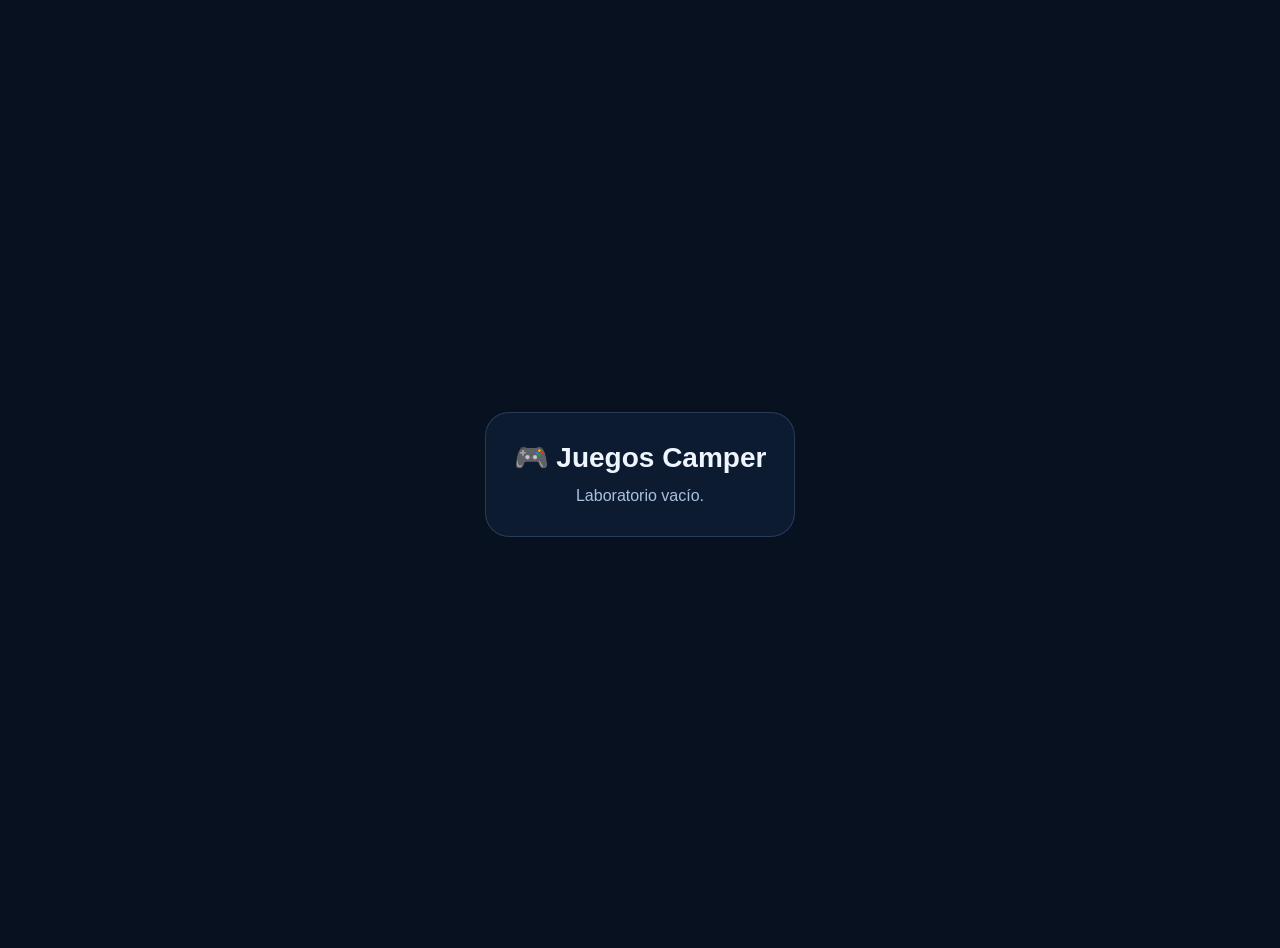
<file: index.html>
<!doctype html>
<html lang="es">
<head>
<meta charset="utf-8">
<meta name="viewport" content="width=device-width,initial-scale=1,viewport-fit=cover">
<meta name="theme-color" content="#07111f">
<title>Juegos Camper — Laboratorio vacío</title>
<style>
html,body{margin:0;min-height:100%;background:#07111f;color:#eef5ff;font-family:-apple-system,BlinkMacSystemFont,"Segoe UI",sans-serif}
main{min-height:100vh;display:grid;place-items:center;padding:24px}
.card{max-width:520px;text-align:center;padding:28px;border:1px solid rgba(150,190,255,.2);border-radius:24px;background:#0d1b31}
h1{margin:0 0 10px;font-size:28px}
p{margin:0;color:#aac0df;line-height:1.5}
</style>
</head>
<body>
<main><div class="card"><h1>🎮 Juegos Camper</h1><p>Laboratorio vacío.</p></div></main>
</body>
</html>
</file>
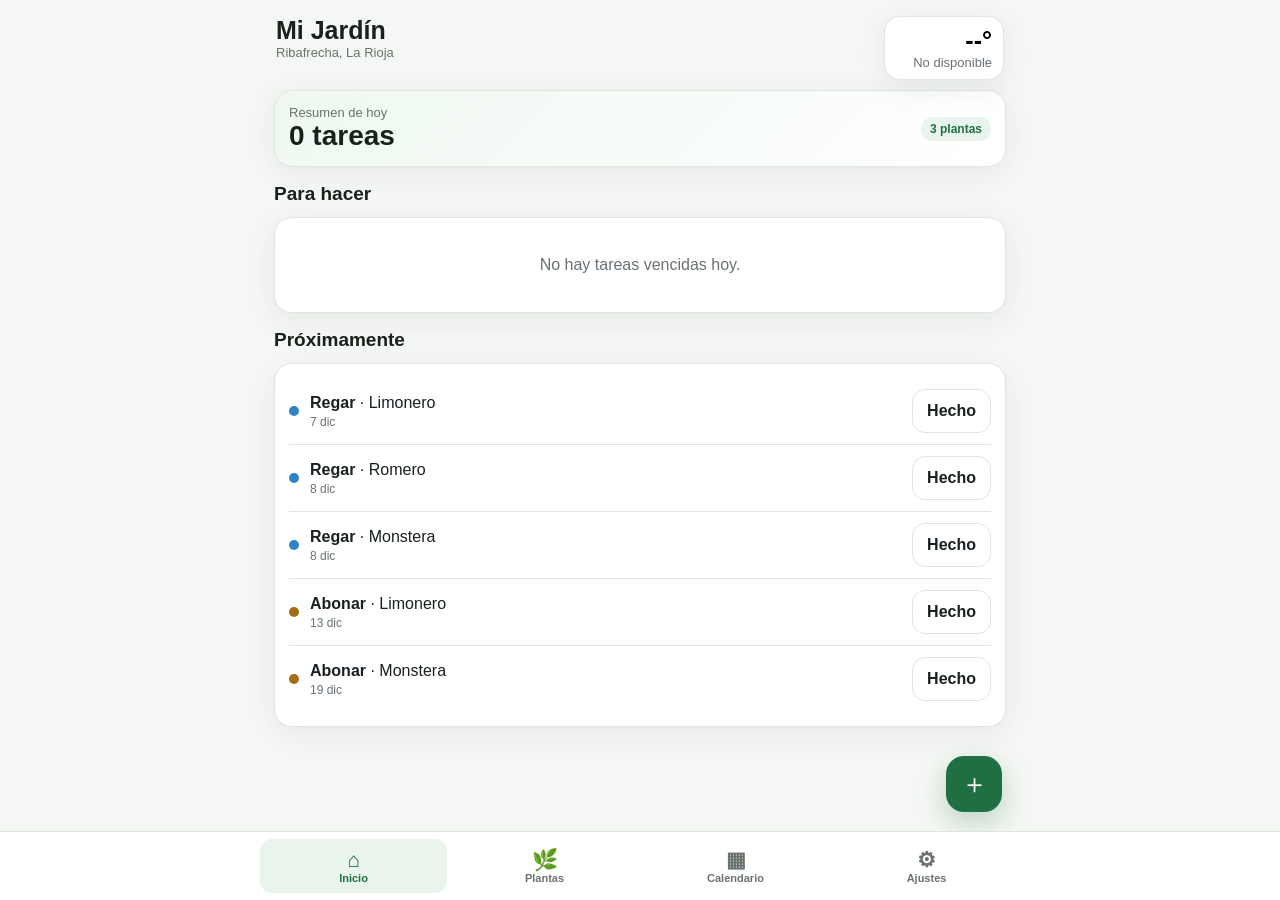
<file: apps/jardin-inteligente/index.html>
<!doctype html>
<html lang="es">
<head>
<meta charset="utf-8">
<meta name="viewport" content="width=device-width,initial-scale=1,viewport-fit=cover">
<meta name="theme-color" content="#1f6f43">
<meta name="apple-mobile-web-app-capable" content="yes">
<title>Mi Jardín Inteligente</title>
<style>
:root{--bg:#f5f7f4;--card:#fff;--ink:#18211b;--muted:#69736b;--line:#dfe6e0;--green:#1f6f43;--soft:#e8f4ec;--blue:#2d83c4;--amber:#a36d17;--purple:#7a4d8c;--shadow:0 7px 28px rgba(20,45,30,.07)}
*{box-sizing:border-box}body{margin:0;background:var(--bg);color:var(--ink);font-family:-apple-system,BlinkMacSystemFont,"Segoe UI",Roboto,Arial,sans-serif}button,input,select{font:inherit}.app{max-width:760px;margin:auto;padding-bottom:92px}header{padding:calc(16px + env(safe-area-inset-top)) 16px 10px;display:flex;justify-content:space-between;gap:12px;align-items:flex-start}h1{margin:0;font-size:25px}h2{font-size:19px;margin:0 0 12px}.sub{font-size:13px;color:var(--muted)}main{padding:0 14px 24px}.view{display:none}.view.active{display:block}.card{background:var(--card);border:1px solid var(--line);border-radius:18px;padding:14px;box-shadow:var(--shadow);margin-bottom:11px}.hero{background:linear-gradient(135deg,#eef8f1,#fff)}.row{display:flex;align-items:center;gap:10px}.between{justify-content:space-between}.wrap{flex-wrap:wrap}.grow{flex:1;min-width:0}.weather{background:#fff;border:1px solid var(--line);border-radius:16px;padding:9px 11px;min-width:120px;text-align:right;box-shadow:var(--shadow)}.temp{font-weight:800;font-size:25px}.badge{display:inline-block;padding:5px 9px;border-radius:999px;font-size:12px;font-weight:700;background:var(--soft);color:var(--green)}.btn{border:0;border-radius:13px;min-height:44px;padding:10px 14px;background:var(--green);color:#fff;font-weight:750}.btn.secondary{background:#fff;color:var(--ink);border:1px solid var(--line)}.search,.field input,.field select{width:100%;min-height:44px;border:1px solid var(--line);border-radius:13px;padding:10px 12px;background:#fff;font-size:16px}.field{display:flex;flex-direction:column;gap:5px}.field label{font-size:12px;font-weight:700;color:var(--muted)}.plant{display:flex;gap:12px;align-items:center}.photo{width:68px;height:68px;border-radius:16px;background:#eef2ee;border:1px solid var(--line);overflow:hidden;display:grid;place-items:center;font-size:31px;flex:0 0 auto}.photo img{width:100%;height:100%;object-fit:cover}.name{font-weight:800}.meta{font-size:12px;color:var(--muted);margin-top:3px}.task{display:flex;gap:11px;align-items:center;padding:11px 0;border-bottom:1px solid var(--line)}.task:last-child{border-bottom:0}.dot{width:10px;height:10px;border-radius:99px}.water{background:var(--blue)}.feed{background:var(--amber)}.prune{background:#6d7928}.repot{background:var(--purple)}.bottom{position:fixed;left:0;right:0;bottom:0;background:rgba(255,255,255,.96);backdrop-filter:blur(14px);border-top:1px solid var(--line);padding:7px 8px calc(7px + env(safe-area-inset-bottom));z-index:20}.bottomin{max-width:760px;margin:auto;display:grid;grid-template-columns:repeat(4,1fr);gap:4px}.nav{border:0;background:transparent;min-height:54px;border-radius:12px;color:var(--muted);font-size:11px;font-weight:700}.nav span{display:block;font-size:21px}.nav.active{background:var(--soft);color:var(--green)}.fab{position:fixed;right:max(18px,calc((100vw - 760px)/2 + 18px));bottom:88px;width:56px;height:56px;border:0;border-radius:18px;background:var(--green);color:#fff;font-size:27px;box-shadow:0 10px 28px rgba(31,111,67,.28);z-index:19}.modal{display:none;position:fixed;inset:0;background:rgba(10,20,13,.38);z-index:40;align-items:flex-end;justify-content:center}.modal.open{display:flex}.sheet{background:#fff;width:min(760px,100%);max-height:92%;overflow:auto;border-radius:24px 24px 0 0;padding:17px 16px calc(26px + env(safe-area-inset-bottom))}.grid{display:grid;grid-template-columns:1fr 1fr;gap:10px}.full{grid-column:1/-1}.preview{height:130px;border:1px dashed #cbd5cd;border-radius:16px;background:#f1f4f1;display:grid;place-items:center;overflow:hidden;font-size:45px}.preview img{width:100%;height:100%;object-fit:cover}.calhead{display:flex;align-items:center;justify-content:space-between}.cal{display:grid;grid-template-columns:repeat(7,1fr);gap:5px;margin-top:9px}.dayname{text-align:center;font-size:11px;color:var(--muted);padding:5px}.day{min-height:62px;background:#fff;border:1px solid var(--line);border-radius:10px;padding:5px;text-align:left}.day.today{outline:2px solid #8ec19e}.day.off{opacity:.35}.daynum{font-weight:800}.dots{display:flex;gap:3px;flex-wrap:wrap;margin-top:5px}.mdot{width:7px;height:7px;border-radius:99px}.notice{padding:12px;border-radius:14px;background:#f3f6f3;border:1px solid var(--line);font-size:13px}.empty{text-align:center;color:var(--muted);padding:24px 8px}.toast{position:fixed;bottom:105px;left:50%;transform:translateX(-50%);background:#18211b;color:#fff;padding:10px 13px;border-radius:12px;font-size:13px;z-index:60;opacity:0;transition:.2s;pointer-events:none}.toast.show{opacity:1}
@media(max-width:520px){.grid{grid-template-columns:1fr}.full{grid-column:1}.weather{min-width:108px}}
</style>
<link rel="manifest" href="./manifest.webmanifest">
<link rel="icon" href="./icon.svg" type="image/svg+xml">
</head>
<body>
<div class="app">
<header><div><h1>Mi Jardín</h1><div class="sub" id="locLabel">Ribafrecha, La Rioja</div></div><button class="weather" id="weatherBtn"><div class="temp" id="temp">--°</div><div class="sub" id="weatherText">Actualizando…</div></button></header>
<main>
<section class="view active" id="home"></section>
<section class="view" id="plants"></section>
<section class="view" id="calendar"></section>
<section class="view" id="settings"></section>
</main>
</div>
<button class="fab" id="add">＋</button>
<nav class="bottom"><div class="bottomin">
<button class="nav active" data-v="home"><span>⌂</span>Inicio</button>
<button class="nav" data-v="plants"><span>🌿</span>Plantas</button>
<button class="nav" data-v="calendar"><span>▦</span>Calendario</button>
<button class="nav" data-v="settings"><span>⚙︎</span>Ajustes</button>
</div></nav>
<div class="modal" id="modal"><div class="sheet">
<div class="row between"><div><h2 id="formTitle">Añadir planta</h2><div class="sub">Ficha y calendario inicial</div></div><button class="btn secondary" id="close">✕</button></div>
<form id="form"><input type="hidden" id="pid"><div class="grid" style="margin-top:12px">
<div class="field full"><label>Foto</label><div class="preview" id="preview">🌱</div><input type="file" accept="image/*" id="photo"></div>
<div class="field"><label>Nombre</label><input id="pname" required placeholder="Ej. Limonero"></div>
<div class="field"><label>Especie / variedad</label><input id="species" placeholder="Citrus limon"></div>
<div class="field"><label>Zona</label><input id="zone" placeholder="Terraza sur"></div>
<div class="field"><label>Ubicación</label><select id="place"><option>Exterior</option><option>Interior</option><option>Invernadero</option></select></div>
<div class="field"><label>Plantación</label><select id="medium"><option>Maceta</option><option>Suelo</option><option>Jardinera</option></select></div>
<div class="field"><label>Exposición</label><select id="light"><option>Pleno sol</option><option>Semisombra</option><option>Sombra luminosa</option><option>Interior luminoso</option></select></div>
<div class="field"><label>Riego base (días)</label><input id="waterEvery" type="number" min="1" max="60" value="4"></div>
<div class="field"><label>Último riego</label><input id="lastWater" type="date"></div>
<div class="field"><label>Próximo abono</label><input id="nextFeed" type="date"></div>
<div class="field"><label>Próxima poda</label><input id="nextPrune" type="date"></div>
<div class="field"><label>Próximo trasplante</label><input id="nextRepot" type="date"></div>
<div class="field full"><button class="btn" style="width:100%" type="submit">Guardar planta</button></div>
</div></form></div></div>
<div class="modal" id="detail"><div class="sheet" id="detailBody"></div></div>
<div class="toast" id="toast"></div>
<script>
(()=>{const K='mi-jardin-v01';const $=id=>document.getElementById(id);const iso=d=>d.toISOString().slice(0,10);const today=()=>iso(new Date());const add=(s,n)=>{const d=new Date(s+'T12:00:00');d.setDate(d.getDate()+n);return iso(d)};const fmt=s=>new Date(s+'T12:00:00').toLocaleDateString('es-ES',{day:'numeric',month:'short'});const esc=s=>String(s??'').replace(/[&<>"']/g,m=>({'&':'&amp;','<':'&lt;','>':'&gt;','"':'&quot;',"'":'&#039;'}[m]));const uid=()=>Math.random().toString(36).slice(2)+Date.now().toString(36);
const seed=()=>({location:'Ribafrecha, La Rioja',coords:{lat:42.3556,lon:-2.3875},weather:null,lastWeatherAt:0,history:[],plants:[
{id:uid(),name:'Limonero',species:'Citrus limon',zone:'Terraza sur',place:'Exterior',medium:'Maceta',light:'Pleno sol',waterEvery:4,lastWater:add(today(),-2),nextFeed:add(today(),8),nextPrune:add(today(),120),nextRepot:add(today(),210),photo:''},
{id:uid(),name:'Romero',species:'Salvia rosmarinus',zone:'Jardín',place:'Exterior',medium:'Suelo',light:'Pleno sol',waterEvery:8,lastWater:add(today(),-5),nextFeed:add(today(),25),nextPrune:add(today(),70),nextRepot:add(today(),300),photo:''},
{id:uid(),name:'Monstera',species:'Monstera deliciosa',zone:'Salón',place:'Interior',medium:'Maceta',light:'Interior luminoso',waterEvery:7,lastWater:add(today(),-4),nextFeed:add(today(),14),nextPrune:add(today(),150),nextRepot:add(today(),180),photo:''}
]});
let state;try{state=JSON.parse(localStorage.getItem(K))||seed()}catch{state=seed()}const save=()=>localStorage.setItem(K,JSON.stringify(state));let current='home',calCursor=new Date(),selected=today(),pendingPhoto='';
function toast(t){$('toast').textContent=t;$('toast').classList.add('show');setTimeout(()=>$('toast').classList.remove('show'),1800)}
function wsum(){const w=state.weather;if(!w?.current||!w?.daily)return null;const i=w.daily.time.indexOf(today());const rain3=w.daily.precipitation_sum?.slice(Math.max(0,i),Math.max(0,i)+3).reduce((a,b)=>a+(b||0),0)||0;const past=w.daily.precipitation_sum?.slice(0,3).reduce((a,b)=>a+(b||0),0)||0;return{temp:w.current.temperature_2m||0,hum:w.current.relative_humidity_2m||0,wind:w.current.wind_speed_10m||0,rain3,past}}
function waterDate(p){let base=p.waterEvery||5;const w=wsum();if(w){if(w.temp>=30)base=Math.max(1,Math.round(base*.65));else if(w.temp>=25)base=Math.max(1,Math.round(base*.8));if(w.temp<=12)base=Math.round(base*1.35);if(w.rain3>=8&&p.place==='Exterior')base+=3;if(w.past>=10&&p.place==='Exterior')base+=2;if(p.medium==='Suelo')base+=1}return add(p.lastWater||today(),base)}
function tasks(){const a=[];state.plants.forEach(p=>{a.push({id:'w'+p.id,date:waterDate(p),type:'water',title:'Regar',plant:p.name,pid:p.id});if(p.nextFeed)a.push({id:'f'+p.id,date:p.nextFeed,type:'feed',title:'Abonar',plant:p.name,pid:p.id});if(p.nextPrune)a.push({id:'p'+p.id,date:p.nextPrune,type:'prune',title:'Podar',plant:p.name,pid:p.id});if(p.nextRepot)a.push({id:'r'+p.id,date:p.nextRepot,type:'repot',title:'Trasplantar',plant:p.name,pid:p.id})});return a.sort((x,y)=>x.date.localeCompare(y.date))}
function taskRow(t){return '<div class="task"><span class="dot '+t.type+'"></span><div class="grow"><div><b>'+esc(t.title)+'</b> · '+esc(t.plant)+'</div><div class="meta">'+(t.date===today()?'Hoy':fmt(t.date))+'</div></div><button class="btn secondary done" data-id="'+t.id+'">Hecho</button></div>'}
function renderHeader(){ $('locLabel').textContent=state.location;const w=wsum();$('temp').textContent=w?Math.round(w.temp)+'°':'--°';$('weatherText').textContent=w?'Lluvia 3d '+w.rain3.toFixed(1)+' mm':'Toca para actualizar'}
function renderHome(){const ts=tasks(),due=ts.filter(t=>t.date<=today()).slice(0,8),next=ts.filter(t=>t.date>today()).slice(0,5),w=wsum();$('home').innerHTML='<div class="card hero"><div class="row between"><div><div class="sub">Resumen de hoy</div><div style="font-size:28px;font-weight:850">'+due.length+' tareas</div></div><span class="badge">'+state.plants.length+' plantas</span></div>'+(w?'<div class="notice" style="margin-top:12px">Ahora '+Math.round(w.temp)+' °C · humedad '+Math.round(w.hum)+'% · lluvia prevista '+w.rain3.toFixed(1)+' mm. El riego se recalcula con estos datos.</div>':'')+'</div><h2 style="margin-top:16px">Para hacer</h2><div class="card">'+(due.length?due.map(taskRow).join(''):'<div class="empty">No hay tareas vencidas hoy.</div>')+'</div><h2 style="margin-top:16px">Próximamente</h2><div class="card">'+(next.length?next.map(taskRow).join(''):'<div class="empty">Sin tareas próximas.</div>')+'</div>';bindDone()}
function renderPlants(){ $('plants').innerHTML='<input class="search" id="search" placeholder="Buscar planta…"><div id="plist" style="margin-top:12px"></div>';const draw=q=>{const ps=state.plants.filter(p=>(p.name+' '+p.species+' '+p.zone).toLowerCase().includes((q||'').toLowerCase()));$('plist').innerHTML=ps.length?ps.map(p=>'<button class="card plant" style="width:100%;text-align:left" data-p="'+p.id+'"><div class="photo">'+(p.photo?'<img src="'+p.photo+'" alt="">':'🌿')+'</div><div class="grow"><div class="name">'+esc(p.name)+'</div><div class="meta">'+esc(p.species||'Sin especie')+' · '+esc(p.zone||'Sin zona')+'</div><div class="meta">Próximo riego: '+fmt(waterDate(p))+'</div></div></button>').join(''):'<div class="empty">No hay plantas.</div>';document.querySelectorAll('[data-p]').forEach(b=>b.onclick=()=>openDetail(b.dataset.p))};draw('');$('search').oninput=e=>draw(e.target.value)}
function openDetail(id){const p=state.plants.find(x=>x.id===id);if(!p)return;const wd=waterDate(p),w=wsum();$('detailBody').innerHTML='<div class="row between"><div><h2>'+esc(p.name)+'</h2><div class="sub">'+esc(p.species||'')+'</div></div><button class="btn secondary" id="dclose">✕</button></div><div class="photo" style="width:100%;height:180px;margin:12px 0;font-size:58px">'+(p.photo?'<img src="'+p.photo+'" alt="">':'🌿')+'</div><div class="card"><div><b>Zona:</b> '+esc(p.zone||'—')+'</div><div class="meta">'+esc(p.place)+' · '+esc(p.medium)+' · '+esc(p.light)+'</div></div><div class="card"><div class="row between"><b>Riego</b><span class="badge">'+fmt(wd)+'</span></div><div class="meta" style="margin-top:6px">Base '+p.waterEvery+' días'+(w?' · ajustado por '+Math.round(w.temp)+' °C y '+w.rain3.toFixed(1)+' mm previstos':'')+'</div><button class="btn" id="waterNow" style="width:100%;margin-top:10px">Registrar riego ahora</button></div><div class="card"><div class="task"><span class="dot feed"></span><div class="grow"><b>Abono</b><div class="meta">'+fmt(p.nextFeed)+'</div></div></div><div class="task"><span class="dot prune"></span><div class="grow"><b>Poda</b><div class="meta">'+fmt(p.nextPrune)+'</div></div></div><div class="task"><span class="dot repot"></span><div class="grow"><b>Trasplante</b><div class="meta">'+fmt(p.nextRepot)+'</div></div></div></div><div class="row"><button class="btn secondary grow" id="editP">Editar</button><button class="btn secondary grow" id="deleteP">Eliminar</button></div>';$('detail').classList.add('open');$('dclose').onclick=()=>$('detail').classList.remove('open');$('waterNow').onclick=()=>{p.lastWater=today();state.history.unshift({date:today(),type:'Riego',plant:p.name});save();$('detail').classList.remove('open');renderAll();toast('Riego registrado')};$('editP').onclick=()=>{$('detail').classList.remove('open');openForm(p)};$('deleteP').onclick=()=>{if(confirm('¿Eliminar '+p.name+'?')){state.plants=state.plants.filter(x=>x.id!==p.id);save();$('detail').classList.remove('open');renderAll()}}}
function renderCalendar(){const y=calCursor.getFullYear(),m=calCursor.getMonth(),first=new Date(y,m,1),start=new Date(y,m,1);start.setDate(1-((first.getDay()+6)%7));const ts=tasks();let cells='';for(let i=0;i<42;i++){const d=new Date(start);d.setDate(start.getDate()+i);const di=iso(d),ds=ts.filter(t=>t.date===di);cells+='<button class="day '+(d.getMonth()!==m?'off ':'')+(di===today()?'today':'')+'" data-date="'+di+'"><div class="daynum">'+d.getDate()+'</div><div class="dots">'+ds.slice(0,5).map(t=>'<span class="mdot '+t.type+'"></span>').join('')+'</div></button>'}const sel=ts.filter(t=>t.date===selected);$('calendar').innerHTML='<div class="calhead"><button class="btn secondary" id="prev">‹</button><h2 style="margin:0;text-transform:capitalize">'+calCursor.toLocaleDateString('es-ES',{month:'long',year:'numeric'})+'</h2><button class="btn secondary" id="next">›</button></div><div class="cal">'+['L','M','X','J','V','S','D'].map(x=>'<div class="dayname">'+x+'</div>').join('')+cells+'</div><h2 style="margin-top:16px">'+(selected===today()?'Hoy':fmt(selected))+'</h2><div class="card">'+(sel.length?sel.map(taskRow).join(''):'<div class="empty">Sin cuidados programados.</div>')+'</div>';$('prev').onclick=()=>{calCursor=new Date(y,m-1,1);renderCalendar()};$('next').onclick=()=>{calCursor=new Date(y,m+1,1);renderCalendar()};document.querySelectorAll('[data-date]').forEach(b=>b.onclick=()=>{selected=b.dataset.date;renderCalendar()});bindDone()}
function renderSettings(){const w=wsum();$('settings').innerHTML='<div class="card"><h2>Zona meteorológica</h2><div class="field"><label>Localidad</label><input id="location" value="'+esc(state.location)+'"></div><button class="btn" id="saveLoc" style="width:100%;margin-top:10px">Guardar y actualizar</button>'+(w?'<div class="notice" style="margin-top:10px">Temperatura '+Math.round(w.temp)+' °C · humedad '+Math.round(w.hum)+'% · viento '+Math.round(w.wind)+' km/h · lluvia prevista '+w.rain3.toFixed(1)+' mm.</div>':'')+'</div><div class="card"><h2>Google Calendar</h2><div class="notice">La sincronización OAuth bidireccional se añadirá en la siguiente fase. Esta versión ya exporta todas las tareas en formato .ICS.</div><button class="btn secondary" id="ics" style="width:100%;margin-top:10px">Exportar calendario .ICS</button></div><div class="card"><h2>Zonas del jardín</h2><div class="row wrap">'+([...new Set(state.plants.map(p=>p.zone).filter(Boolean))].map(z=>'<span class="badge">'+esc(z)+'</span>').join('')||'<span class="sub">Sin zonas.</span>')+'</div></div><div class="card"><h2>Diagnóstico por foto</h2><div class="notice">La interfaz ya admite fotos de cada planta. El diagnóstico con IA se conectará en la siguiente fase sin cambiar tus fichas.</div></div>';$('saveLoc').onclick=async()=>{const v=$('location').value.trim();if(!v)return;state.location=v;state.coords=null;save();await weather(true)};$('ics').onclick=exportICS}
function bindDone(){document.querySelectorAll('.done').forEach(b=>b.onclick=()=>completeTask(b.dataset.id))}
function completeTask(id){const t=tasks().find(x=>x.id===id);if(!t)return;const p=state.plants.find(x=>x.id===t.pid);if(!p)return;if(t.type==='water')p.lastWater=today();if(t.type==='feed')p.nextFeed=add(today(),30);if(t.type==='prune')p.nextPrune=add(today(),180);if(t.type==='repot')p.nextRepot=add(today(),365);state.history.unshift({date:today(),type:t.title,plant:p.name});save();renderAll();toast(t.title+' registrado')}
function openForm(p=null){pendingPhoto=p?.photo||'';$('formTitle').textContent=p?'Editar planta':'Añadir planta';$('pid').value=p?.id||'';$('pname').value=p?.name||'';$('species').value=p?.species||'';$('zone').value=p?.zone||'';$('place').value=p?.place||'Exterior';$('medium').value=p?.medium||'Maceta';$('light').value=p?.light||'Pleno sol';$('waterEvery').value=p?.waterEvery||4;$('lastWater').value=p?.lastWater||today();$('nextFeed').value=p?.nextFeed||add(today(),14);$('nextPrune').value=p?.nextPrune||add(today(),120);$('nextRepot').value=p?.nextRepot||add(today(),240);$('preview').innerHTML=pendingPhoto?'<img src="'+pendingPhoto+'" alt="">':'🌱';$('photo').value='';$('modal').classList.add('open')}
$('form').onsubmit=e=>{e.preventDefault();const id=$('pid').value||uid();const p={id,name:$('pname').value.trim(),species:$('species').value.trim(),zone:$('zone').value.trim(),place:$('place').value,medium:$('medium').value,light:$('light').value,waterEvery:Math.max(1,Number($('waterEvery').value)||4),lastWater:$('lastWater').value||today(),nextFeed:$('nextFeed').value,nextPrune:$('nextPrune').value,nextRepot:$('nextRepot').value,photo:pendingPhoto};const i=state.plants.findIndex(x=>x.id===id);if(i>=0)state.plants[i]={...state.plants[i],...p};else state.plants.unshift(p);save();$('modal').classList.remove('open');renderAll();toast(i>=0?'Planta actualizada':'Planta añadida')};
$('photo').onchange=e=>{const f=e.target.files?.[0];if(!f)return;if(f.size>4*1024*1024){toast('Foto demasiado grande');return}const r=new FileReader();r.onload=()=>{pendingPhoto=r.result;$('preview').innerHTML='<img src="'+pendingPhoto+'" alt="">'};r.readAsDataURL(f)};
async function geocode(){if(state.coords)return state.coords;const r=await fetch('https://geocoding-api.open-meteo.com/v1/search?name='+encodeURIComponent(state.location)+'&count=1&language=es&format=json');const j=await r.json();if(!j.results?.length)throw Error('Localidad no encontrada');const x=j.results[0];state.coords={lat:x.latitude,lon:x.longitude};state.location=[x.name,x.admin1].filter(Boolean).join(', ');save();return state.coords}
async function weather(show){try{$('weatherText').textContent='Actualizando…';const c=await geocode();const r=await fetch('https://api.open-meteo.com/v1/forecast?latitude='+c.lat+'&longitude='+c.lon+'&current=temperature_2m,relative_humidity_2m,wind_speed_10m&daily=precipitation_sum&past_days=3&forecast_days=7&timezone=auto');if(!r.ok)throw Error('Error meteorológico');state.weather=await r.json();state.lastWeatherAt=Date.now();save();renderAll();if(show)toast('Meteorología actualizada')}catch(e){$('weatherText').textContent='No disponible';if(show)toast(e.message||'No se pudo actualizar')}}
function exportICS(){const ts=tasks().filter(t=>t.date>=today()&&t.date<=add(today(),120));let lines=['BEGIN:VCALENDAR','VERSION:2.0','PRODID:-//Mi Jardin Inteligente//ES','CALSCALE:GREGORIAN'];ts.forEach(t=>lines.push('BEGIN:VEVENT','UID:'+t.id+'@mi-jardin','DTSTART;VALUE=DATE:'+t.date.replaceAll('-',''),'SUMMARY:'+t.title+' - '+t.plant,'DESCRIPTION:Tarea generada por Mi Jardin Inteligente','END:VEVENT'));lines.push('END:VCALENDAR');const a=document.createElement('a');a.href=URL.createObjectURL(new Blob([lines.join('\r\n')],{type:'text/calendar'}));a.download='mi-jardin.ics';a.click();setTimeout(()=>URL.revokeObjectURL(a.href),1000)}
function renderAll(){renderHeader();renderHome();renderPlants();renderCalendar();renderSettings()}
document.querySelectorAll('.nav').forEach(b=>b.onclick=()=>{current=b.dataset.v;document.querySelectorAll('.nav').forEach(x=>x.classList.toggle('active',x===b));document.querySelectorAll('.view').forEach(v=>v.classList.toggle('active',v.id===current));$('add').style.display=current==='settings'?'none':'block';if(current==='plants')renderPlants();if(current==='calendar')renderCalendar();if(current==='settings')renderSettings()});
$('add').onclick=()=>openForm();$('close').onclick=()=>$('modal').classList.remove('open');$('modal').onclick=e=>{if(e.target.id==='modal')$('modal').classList.remove('open')};$('detail').onclick=e=>{if(e.target.id==='detail')$('detail').classList.remove('open')};$('weatherBtn').onclick=()=>weather(true);
renderAll();if(!state.lastWeatherAt||Date.now()-state.lastWeatherAt>30*60*1000)weather(false);
})();
</script>
<script>
if('serviceWorker' in navigator){window.addEventListener('load',()=>navigator.serviceWorker.register('./sw.js').catch(()=>{}));}
</script>
</body>
</html>
</file>
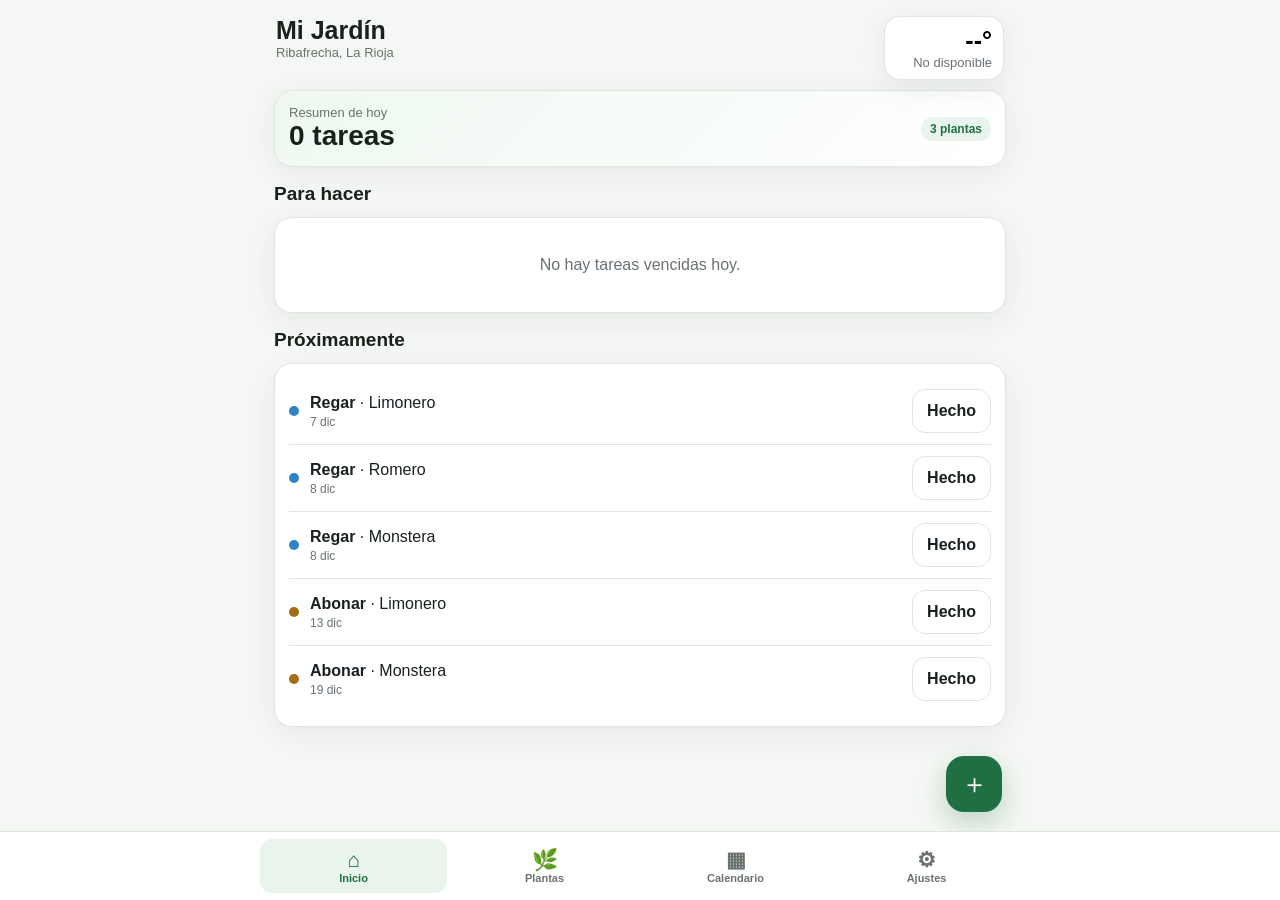
<file: jardin-inteligente-v01.html>
<!doctype html>
<html lang="es">
<head>
<meta charset="utf-8">
<meta name="viewport" content="width=device-width,initial-scale=1,viewport-fit=cover">
<meta name="theme-color" content="#1f6f43">
<meta name="apple-mobile-web-app-capable" content="yes">
<title>Mi Jardín Inteligente</title>
<style>
:root{--bg:#f5f7f4;--card:#fff;--ink:#18211b;--muted:#69736b;--line:#dfe6e0;--green:#1f6f43;--soft:#e8f4ec;--blue:#2d83c4;--amber:#a36d17;--purple:#7a4d8c;--shadow:0 7px 28px rgba(20,45,30,.07)}
*{box-sizing:border-box}body{margin:0;background:var(--bg);color:var(--ink);font-family:-apple-system,BlinkMacSystemFont,"Segoe UI",Roboto,Arial,sans-serif}button,input,select{font:inherit}.app{max-width:760px;margin:auto;padding-bottom:92px}header{padding:calc(16px + env(safe-area-inset-top)) 16px 10px;display:flex;justify-content:space-between;gap:12px;align-items:flex-start}h1{margin:0;font-size:25px}h2{font-size:19px;margin:0 0 12px}.sub{font-size:13px;color:var(--muted)}main{padding:0 14px 24px}.view{display:none}.view.active{display:block}.card{background:var(--card);border:1px solid var(--line);border-radius:18px;padding:14px;box-shadow:var(--shadow);margin-bottom:11px}.hero{background:linear-gradient(135deg,#eef8f1,#fff)}.row{display:flex;align-items:center;gap:10px}.between{justify-content:space-between}.wrap{flex-wrap:wrap}.grow{flex:1;min-width:0}.weather{background:#fff;border:1px solid var(--line);border-radius:16px;padding:9px 11px;min-width:120px;text-align:right;box-shadow:var(--shadow)}.temp{font-weight:800;font-size:25px}.badge{display:inline-block;padding:5px 9px;border-radius:999px;font-size:12px;font-weight:700;background:var(--soft);color:var(--green)}.btn{border:0;border-radius:13px;min-height:44px;padding:10px 14px;background:var(--green);color:#fff;font-weight:750}.btn.secondary{background:#fff;color:var(--ink);border:1px solid var(--line)}.search,.field input,.field select{width:100%;min-height:44px;border:1px solid var(--line);border-radius:13px;padding:10px 12px;background:#fff;font-size:16px}.field{display:flex;flex-direction:column;gap:5px}.field label{font-size:12px;font-weight:700;color:var(--muted)}.plant{display:flex;gap:12px;align-items:center}.photo{width:68px;height:68px;border-radius:16px;background:#eef2ee;border:1px solid var(--line);overflow:hidden;display:grid;place-items:center;font-size:31px;flex:0 0 auto}.photo img{width:100%;height:100%;object-fit:cover}.name{font-weight:800}.meta{font-size:12px;color:var(--muted);margin-top:3px}.task{display:flex;gap:11px;align-items:center;padding:11px 0;border-bottom:1px solid var(--line)}.task:last-child{border-bottom:0}.dot{width:10px;height:10px;border-radius:99px}.water{background:var(--blue)}.feed{background:var(--amber)}.prune{background:#6d7928}.repot{background:var(--purple)}.bottom{position:fixed;left:0;right:0;bottom:0;background:rgba(255,255,255,.96);backdrop-filter:blur(14px);border-top:1px solid var(--line);padding:7px 8px calc(7px + env(safe-area-inset-bottom));z-index:20}.bottomin{max-width:760px;margin:auto;display:grid;grid-template-columns:repeat(4,1fr);gap:4px}.nav{border:0;background:transparent;min-height:54px;border-radius:12px;color:var(--muted);font-size:11px;font-weight:700}.nav span{display:block;font-size:21px}.nav.active{background:var(--soft);color:var(--green)}.fab{position:fixed;right:max(18px,calc((100vw - 760px)/2 + 18px));bottom:88px;width:56px;height:56px;border:0;border-radius:18px;background:var(--green);color:#fff;font-size:27px;box-shadow:0 10px 28px rgba(31,111,67,.28);z-index:19}.modal{display:none;position:fixed;inset:0;background:rgba(10,20,13,.38);z-index:40;align-items:flex-end;justify-content:center}.modal.open{display:flex}.sheet{background:#fff;width:min(760px,100%);max-height:92%;overflow:auto;border-radius:24px 24px 0 0;padding:17px 16px calc(26px + env(safe-area-inset-bottom))}.grid{display:grid;grid-template-columns:1fr 1fr;gap:10px}.full{grid-column:1/-1}.preview{height:130px;border:1px dashed #cbd5cd;border-radius:16px;background:#f1f4f1;display:grid;place-items:center;overflow:hidden;font-size:45px}.preview img{width:100%;height:100%;object-fit:cover}.calhead{display:flex;align-items:center;justify-content:space-between}.cal{display:grid;grid-template-columns:repeat(7,1fr);gap:5px;margin-top:9px}.dayname{text-align:center;font-size:11px;color:var(--muted);padding:5px}.day{min-height:62px;background:#fff;border:1px solid var(--line);border-radius:10px;padding:5px;text-align:left}.day.today{outline:2px solid #8ec19e}.day.off{opacity:.35}.daynum{font-weight:800}.dots{display:flex;gap:3px;flex-wrap:wrap;margin-top:5px}.mdot{width:7px;height:7px;border-radius:99px}.notice{padding:12px;border-radius:14px;background:#f3f6f3;border:1px solid var(--line);font-size:13px}.empty{text-align:center;color:var(--muted);padding:24px 8px}.toast{position:fixed;bottom:105px;left:50%;transform:translateX(-50%);background:#18211b;color:#fff;padding:10px 13px;border-radius:12px;font-size:13px;z-index:60;opacity:0;transition:.2s;pointer-events:none}.toast.show{opacity:1}
@media(max-width:520px){.grid{grid-template-columns:1fr}.full{grid-column:1}.weather{min-width:108px}}
</style>
</head>
<body>
<div class="app">
<header><div><h1>Mi Jardín</h1><div class="sub" id="locLabel">Ribafrecha, La Rioja</div></div><button class="weather" id="weatherBtn"><div class="temp" id="temp">--°</div><div class="sub" id="weatherText">Actualizando…</div></button></header>
<main>
<section class="view active" id="home"></section>
<section class="view" id="plants"></section>
<section class="view" id="calendar"></section>
<section class="view" id="settings"></section>
</main>
</div>
<button class="fab" id="add">＋</button>
<nav class="bottom"><div class="bottomin">
<button class="nav active" data-v="home"><span>⌂</span>Inicio</button>
<button class="nav" data-v="plants"><span>🌿</span>Plantas</button>
<button class="nav" data-v="calendar"><span>▦</span>Calendario</button>
<button class="nav" data-v="settings"><span>⚙︎</span>Ajustes</button>
</div></nav>
<div class="modal" id="modal"><div class="sheet">
<div class="row between"><div><h2 id="formTitle">Añadir planta</h2><div class="sub">Ficha y calendario inicial</div></div><button class="btn secondary" id="close">✕</button></div>
<form id="form"><input type="hidden" id="pid"><div class="grid" style="margin-top:12px">
<div class="field full"><label>Foto</label><div class="preview" id="preview">🌱</div><input type="file" accept="image/*" id="photo"></div>
<div class="field"><label>Nombre</label><input id="pname" required placeholder="Ej. Limonero"></div>
<div class="field"><label>Especie / variedad</label><input id="species" placeholder="Citrus limon"></div>
<div class="field"><label>Zona</label><input id="zone" placeholder="Terraza sur"></div>
<div class="field"><label>Ubicación</label><select id="place"><option>Exterior</option><option>Interior</option><option>Invernadero</option></select></div>
<div class="field"><label>Plantación</label><select id="medium"><option>Maceta</option><option>Suelo</option><option>Jardinera</option></select></div>
<div class="field"><label>Exposición</label><select id="light"><option>Pleno sol</option><option>Semisombra</option><option>Sombra luminosa</option><option>Interior luminoso</option></select></div>
<div class="field"><label>Riego base (días)</label><input id="waterEvery" type="number" min="1" max="60" value="4"></div>
<div class="field"><label>Último riego</label><input id="lastWater" type="date"></div>
<div class="field"><label>Próximo abono</label><input id="nextFeed" type="date"></div>
<div class="field"><label>Próxima poda</label><input id="nextPrune" type="date"></div>
<div class="field"><label>Próximo trasplante</label><input id="nextRepot" type="date"></div>
<div class="field full"><button class="btn" style="width:100%" type="submit">Guardar planta</button></div>
</div></form></div></div>
<div class="modal" id="detail"><div class="sheet" id="detailBody"></div></div>
<div class="toast" id="toast"></div>
<script>
(()=>{const K='mi-jardin-v01';const $=id=>document.getElementById(id);const iso=d=>d.toISOString().slice(0,10);const today=()=>iso(new Date());const add=(s,n)=>{const d=new Date(s+'T12:00:00');d.setDate(d.getDate()+n);return iso(d)};const fmt=s=>new Date(s+'T12:00:00').toLocaleDateString('es-ES',{day:'numeric',month:'short'});const esc=s=>String(s??'').replace(/[&<>"']/g,m=>({'&':'&amp;','<':'&lt;','>':'&gt;','"':'&quot;',"'":'&#039;'}[m]));const uid=()=>Math.random().toString(36).slice(2)+Date.now().toString(36);
const seed=()=>({location:'Ribafrecha, La Rioja',coords:{lat:42.3556,lon:-2.3875},weather:null,lastWeatherAt:0,history:[],plants:[
{id:uid(),name:'Limonero',species:'Citrus limon',zone:'Terraza sur',place:'Exterior',medium:'Maceta',light:'Pleno sol',waterEvery:4,lastWater:add(today(),-2),nextFeed:add(today(),8),nextPrune:add(today(),120),nextRepot:add(today(),210),photo:''},
{id:uid(),name:'Romero',species:'Salvia rosmarinus',zone:'Jardín',place:'Exterior',medium:'Suelo',light:'Pleno sol',waterEvery:8,lastWater:add(today(),-5),nextFeed:add(today(),25),nextPrune:add(today(),70),nextRepot:add(today(),300),photo:''},
{id:uid(),name:'Monstera',species:'Monstera deliciosa',zone:'Salón',place:'Interior',medium:'Maceta',light:'Interior luminoso',waterEvery:7,lastWater:add(today(),-4),nextFeed:add(today(),14),nextPrune:add(today(),150),nextRepot:add(today(),180),photo:''}
]});
let state;try{state=JSON.parse(localStorage.getItem(K))||seed()}catch{state=seed()}const save=()=>localStorage.setItem(K,JSON.stringify(state));let current='home',calCursor=new Date(),selected=today(),pendingPhoto='';
function toast(t){$('toast').textContent=t;$('toast').classList.add('show');setTimeout(()=>$('toast').classList.remove('show'),1800)}
function wsum(){const w=state.weather;if(!w?.current||!w?.daily)return null;const i=w.daily.time.indexOf(today());const rain3=w.daily.precipitation_sum?.slice(Math.max(0,i),Math.max(0,i)+3).reduce((a,b)=>a+(b||0),0)||0;const past=w.daily.precipitation_sum?.slice(0,3).reduce((a,b)=>a+(b||0),0)||0;return{temp:w.current.temperature_2m||0,hum:w.current.relative_humidity_2m||0,wind:w.current.wind_speed_10m||0,rain3,past}}
function waterDate(p){let base=p.waterEvery||5;const w=wsum();if(w){if(w.temp>=30)base=Math.max(1,Math.round(base*.65));else if(w.temp>=25)base=Math.max(1,Math.round(base*.8));if(w.temp<=12)base=Math.round(base*1.35);if(w.rain3>=8&&p.place==='Exterior')base+=3;if(w.past>=10&&p.place==='Exterior')base+=2;if(p.medium==='Suelo')base+=1}return add(p.lastWater||today(),base)}
function tasks(){const a=[];state.plants.forEach(p=>{a.push({id:'w'+p.id,date:waterDate(p),type:'water',title:'Regar',plant:p.name,pid:p.id});if(p.nextFeed)a.push({id:'f'+p.id,date:p.nextFeed,type:'feed',title:'Abonar',plant:p.name,pid:p.id});if(p.nextPrune)a.push({id:'p'+p.id,date:p.nextPrune,type:'prune',title:'Podar',plant:p.name,pid:p.id});if(p.nextRepot)a.push({id:'r'+p.id,date:p.nextRepot,type:'repot',title:'Trasplantar',plant:p.name,pid:p.id})});return a.sort((x,y)=>x.date.localeCompare(y.date))}
function taskRow(t){return '<div class="task"><span class="dot '+t.type+'"></span><div class="grow"><div><b>'+esc(t.title)+'</b> · '+esc(t.plant)+'</div><div class="meta">'+(t.date===today()?'Hoy':fmt(t.date))+'</div></div><button class="btn secondary done" data-id="'+t.id+'">Hecho</button></div>'}
function renderHeader(){ $('locLabel').textContent=state.location;const w=wsum();$('temp').textContent=w?Math.round(w.temp)+'°':'--°';$('weatherText').textContent=w?'Lluvia 3d '+w.rain3.toFixed(1)+' mm':'Toca para actualizar'}
function renderHome(){const ts=tasks(),due=ts.filter(t=>t.date<=today()).slice(0,8),next=ts.filter(t=>t.date>today()).slice(0,5),w=wsum();$('home').innerHTML='<div class="card hero"><div class="row between"><div><div class="sub">Resumen de hoy</div><div style="font-size:28px;font-weight:850">'+due.length+' tareas</div></div><span class="badge">'+state.plants.length+' plantas</span></div>'+(w?'<div class="notice" style="margin-top:12px">Ahora '+Math.round(w.temp)+' °C · humedad '+Math.round(w.hum)+'% · lluvia prevista '+w.rain3.toFixed(1)+' mm. El riego se recalcula con estos datos.</div>':'')+'</div><h2 style="margin-top:16px">Para hacer</h2><div class="card">'+(due.length?due.map(taskRow).join(''):'<div class="empty">No hay tareas vencidas hoy.</div>')+'</div><h2 style="margin-top:16px">Próximamente</h2><div class="card">'+(next.length?next.map(taskRow).join(''):'<div class="empty">Sin tareas próximas.</div>')+'</div>';bindDone()}
function renderPlants(){ $('plants').innerHTML='<input class="search" id="search" placeholder="Buscar planta…"><div id="plist" style="margin-top:12px"></div>';const draw=q=>{const ps=state.plants.filter(p=>(p.name+' '+p.species+' '+p.zone).toLowerCase().includes((q||'').toLowerCase()));$('plist').innerHTML=ps.length?ps.map(p=>'<button class="card plant" style="width:100%;text-align:left" data-p="'+p.id+'"><div class="photo">'+(p.photo?'<img src="'+p.photo+'" alt="">':'🌿')+'</div><div class="grow"><div class="name">'+esc(p.name)+'</div><div class="meta">'+esc(p.species||'Sin especie')+' · '+esc(p.zone||'Sin zona')+'</div><div class="meta">Próximo riego: '+fmt(waterDate(p))+'</div></div></button>').join(''):'<div class="empty">No hay plantas.</div>';document.querySelectorAll('[data-p]').forEach(b=>b.onclick=()=>openDetail(b.dataset.p))};draw('');$('search').oninput=e=>draw(e.target.value)}
function openDetail(id){const p=state.plants.find(x=>x.id===id);if(!p)return;const wd=waterDate(p),w=wsum();$('detailBody').innerHTML='<div class="row between"><div><h2>'+esc(p.name)+'</h2><div class="sub">'+esc(p.species||'')+'</div></div><button class="btn secondary" id="dclose">✕</button></div><div class="photo" style="width:100%;height:180px;margin:12px 0;font-size:58px">'+(p.photo?'<img src="'+p.photo+'" alt="">':'🌿')+'</div><div class="card"><div><b>Zona:</b> '+esc(p.zone||'—')+'</div><div class="meta">'+esc(p.place)+' · '+esc(p.medium)+' · '+esc(p.light)+'</div></div><div class="card"><div class="row between"><b>Riego</b><span class="badge">'+fmt(wd)+'</span></div><div class="meta" style="margin-top:6px">Base '+p.waterEvery+' días'+(w?' · ajustado por '+Math.round(w.temp)+' °C y '+w.rain3.toFixed(1)+' mm previstos':'')+'</div><button class="btn" id="waterNow" style="width:100%;margin-top:10px">Registrar riego ahora</button></div><div class="card"><div class="task"><span class="dot feed"></span><div class="grow"><b>Abono</b><div class="meta">'+fmt(p.nextFeed)+'</div></div></div><div class="task"><span class="dot prune"></span><div class="grow"><b>Poda</b><div class="meta">'+fmt(p.nextPrune)+'</div></div></div><div class="task"><span class="dot repot"></span><div class="grow"><b>Trasplante</b><div class="meta">'+fmt(p.nextRepot)+'</div></div></div></div><div class="row"><button class="btn secondary grow" id="editP">Editar</button><button class="btn secondary grow" id="deleteP">Eliminar</button></div>';$('detail').classList.add('open');$('dclose').onclick=()=>$('detail').classList.remove('open');$('waterNow').onclick=()=>{p.lastWater=today();state.history.unshift({date:today(),type:'Riego',plant:p.name});save();$('detail').classList.remove('open');renderAll();toast('Riego registrado')};$('editP').onclick=()=>{$('detail').classList.remove('open');openForm(p)};$('deleteP').onclick=()=>{if(confirm('¿Eliminar '+p.name+'?')){state.plants=state.plants.filter(x=>x.id!==p.id);save();$('detail').classList.remove('open');renderAll()}}}
function renderCalendar(){const y=calCursor.getFullYear(),m=calCursor.getMonth(),first=new Date(y,m,1),start=new Date(y,m,1);start.setDate(1-((first.getDay()+6)%7));const ts=tasks();let cells='';for(let i=0;i<42;i++){const d=new Date(start);d.setDate(start.getDate()+i);const di=iso(d),ds=ts.filter(t=>t.date===di);cells+='<button class="day '+(d.getMonth()!==m?'off ':'')+(di===today()?'today':'')+'" data-date="'+di+'"><div class="daynum">'+d.getDate()+'</div><div class="dots">'+ds.slice(0,5).map(t=>'<span class="mdot '+t.type+'"></span>').join('')+'</div></button>'}const sel=ts.filter(t=>t.date===selected);$('calendar').innerHTML='<div class="calhead"><button class="btn secondary" id="prev">‹</button><h2 style="margin:0;text-transform:capitalize">'+calCursor.toLocaleDateString('es-ES',{month:'long',year:'numeric'})+'</h2><button class="btn secondary" id="next">›</button></div><div class="cal">'+['L','M','X','J','V','S','D'].map(x=>'<div class="dayname">'+x+'</div>').join('')+cells+'</div><h2 style="margin-top:16px">'+(selected===today()?'Hoy':fmt(selected))+'</h2><div class="card">'+(sel.length?sel.map(taskRow).join(''):'<div class="empty">Sin cuidados programados.</div>')+'</div>';$('prev').onclick=()=>{calCursor=new Date(y,m-1,1);renderCalendar()};$('next').onclick=()=>{calCursor=new Date(y,m+1,1);renderCalendar()};document.querySelectorAll('[data-date]').forEach(b=>b.onclick=()=>{selected=b.dataset.date;renderCalendar()});bindDone()}
function renderSettings(){const w=wsum();$('settings').innerHTML='<div class="card"><h2>Zona meteorológica</h2><div class="field"><label>Localidad</label><input id="location" value="'+esc(state.location)+'"></div><button class="btn" id="saveLoc" style="width:100%;margin-top:10px">Guardar y actualizar</button>'+(w?'<div class="notice" style="margin-top:10px">Temperatura '+Math.round(w.temp)+' °C · humedad '+Math.round(w.hum)+'% · viento '+Math.round(w.wind)+' km/h · lluvia prevista '+w.rain3.toFixed(1)+' mm.</div>':'')+'</div><div class="card"><h2>Google Calendar</h2><div class="notice">La sincronización OAuth bidireccional se añadirá en la siguiente fase. Esta versión ya exporta todas las tareas en formato .ICS.</div><button class="btn secondary" id="ics" style="width:100%;margin-top:10px">Exportar calendario .ICS</button></div><div class="card"><h2>Zonas del jardín</h2><div class="row wrap">'+([...new Set(state.plants.map(p=>p.zone).filter(Boolean))].map(z=>'<span class="badge">'+esc(z)+'</span>').join('')||'<span class="sub">Sin zonas.</span>')+'</div></div><div class="card"><h2>Diagnóstico por foto</h2><div class="notice">La interfaz ya admite fotos de cada planta. El diagnóstico con IA se conectará en la siguiente fase sin cambiar tus fichas.</div></div>';$('saveLoc').onclick=async()=>{const v=$('location').value.trim();if(!v)return;state.location=v;state.coords=null;save();await weather(true)};$('ics').onclick=exportICS}
function bindDone(){document.querySelectorAll('.done').forEach(b=>b.onclick=()=>completeTask(b.dataset.id))}
function completeTask(id){const t=tasks().find(x=>x.id===id);if(!t)return;const p=state.plants.find(x=>x.id===t.pid);if(!p)return;if(t.type==='water')p.lastWater=today();if(t.type==='feed')p.nextFeed=add(today(),30);if(t.type==='prune')p.nextPrune=add(today(),180);if(t.type==='repot')p.nextRepot=add(today(),365);state.history.unshift({date:today(),type:t.title,plant:p.name});save();renderAll();toast(t.title+' registrado')}
function openForm(p=null){pendingPhoto=p?.photo||'';$('formTitle').textContent=p?'Editar planta':'Añadir planta';$('pid').value=p?.id||'';$('pname').value=p?.name||'';$('species').value=p?.species||'';$('zone').value=p?.zone||'';$('place').value=p?.place||'Exterior';$('medium').value=p?.medium||'Maceta';$('light').value=p?.light||'Pleno sol';$('waterEvery').value=p?.waterEvery||4;$('lastWater').value=p?.lastWater||today();$('nextFeed').value=p?.nextFeed||add(today(),14);$('nextPrune').value=p?.nextPrune||add(today(),120);$('nextRepot').value=p?.nextRepot||add(today(),240);$('preview').innerHTML=pendingPhoto?'<img src="'+pendingPhoto+'" alt="">':'🌱';$('photo').value='';$('modal').classList.add('open')}
$('form').onsubmit=e=>{e.preventDefault();const id=$('pid').value||uid();const p={id,name:$('pname').value.trim(),species:$('species').value.trim(),zone:$('zone').value.trim(),place:$('place').value,medium:$('medium').value,light:$('light').value,waterEvery:Math.max(1,Number($('waterEvery').value)||4),lastWater:$('lastWater').value||today(),nextFeed:$('nextFeed').value,nextPrune:$('nextPrune').value,nextRepot:$('nextRepot').value,photo:pendingPhoto};const i=state.plants.findIndex(x=>x.id===id);if(i>=0)state.plants[i]={...state.plants[i],...p};else state.plants.unshift(p);save();$('modal').classList.remove('open');renderAll();toast(i>=0?'Planta actualizada':'Planta añadida')};
$('photo').onchange=e=>{const f=e.target.files?.[0];if(!f)return;if(f.size>4*1024*1024){toast('Foto demasiado grande');return}const r=new FileReader();r.onload=()=>{pendingPhoto=r.result;$('preview').innerHTML='<img src="'+pendingPhoto+'" alt="">'};r.readAsDataURL(f)};
async function geocode(){if(state.coords)return state.coords;const r=await fetch('https://geocoding-api.open-meteo.com/v1/search?name='+encodeURIComponent(state.location)+'&count=1&language=es&format=json');const j=await r.json();if(!j.results?.length)throw Error('Localidad no encontrada');const x=j.results[0];state.coords={lat:x.latitude,lon:x.longitude};state.location=[x.name,x.admin1].filter(Boolean).join(', ');save();return state.coords}
async function weather(show){try{$('weatherText').textContent='Actualizando…';const c=await geocode();const r=await fetch('https://api.open-meteo.com/v1/forecast?latitude='+c.lat+'&longitude='+c.lon+'&current=temperature_2m,relative_humidity_2m,wind_speed_10m&daily=precipitation_sum&past_days=3&forecast_days=7&timezone=auto');if(!r.ok)throw Error('Error meteorológico');state.weather=await r.json();state.lastWeatherAt=Date.now();save();renderAll();if(show)toast('Meteorología actualizada')}catch(e){$('weatherText').textContent='No disponible';if(show)toast(e.message||'No se pudo actualizar')}}
function exportICS(){const ts=tasks().filter(t=>t.date>=today()&&t.date<=add(today(),120));let lines=['BEGIN:VCALENDAR','VERSION:2.0','PRODID:-//Mi Jardin Inteligente//ES','CALSCALE:GREGORIAN'];ts.forEach(t=>lines.push('BEGIN:VEVENT','UID:'+t.id+'@mi-jardin','DTSTART;VALUE=DATE:'+t.date.replaceAll('-',''),'SUMMARY:'+t.title+' - '+t.plant,'DESCRIPTION:Tarea generada por Mi Jardin Inteligente','END:VEVENT'));lines.push('END:VCALENDAR');const a=document.createElement('a');a.href=URL.createObjectURL(new Blob([lines.join('\r\n')],{type:'text/calendar'}));a.download='mi-jardin.ics';a.click();setTimeout(()=>URL.revokeObjectURL(a.href),1000)}
function renderAll(){renderHeader();renderHome();renderPlants();renderCalendar();renderSettings()}
document.querySelectorAll('.nav').forEach(b=>b.onclick=()=>{current=b.dataset.v;document.querySelectorAll('.nav').forEach(x=>x.classList.toggle('active',x===b));document.querySelectorAll('.view').forEach(v=>v.classList.toggle('active',v.id===current));$('add').style.display=current==='settings'?'none':'block';if(current==='plants')renderPlants();if(current==='calendar')renderCalendar();if(current==='settings')renderSettings()});
$('add').onclick=()=>openForm();$('close').onclick=()=>$('modal').classList.remove('open');$('modal').onclick=e=>{if(e.target.id==='modal')$('modal').classList.remove('open')};$('detail').onclick=e=>{if(e.target.id==='detail')$('detail').classList.remove('open')};$('weatherBtn').onclick=()=>weather(true);
renderAll();if(!state.lastWeatherAt||Date.now()-state.lastWeatherAt>30*60*1000)weather(false);
})();
</script>
</body>
</html>
</file>
